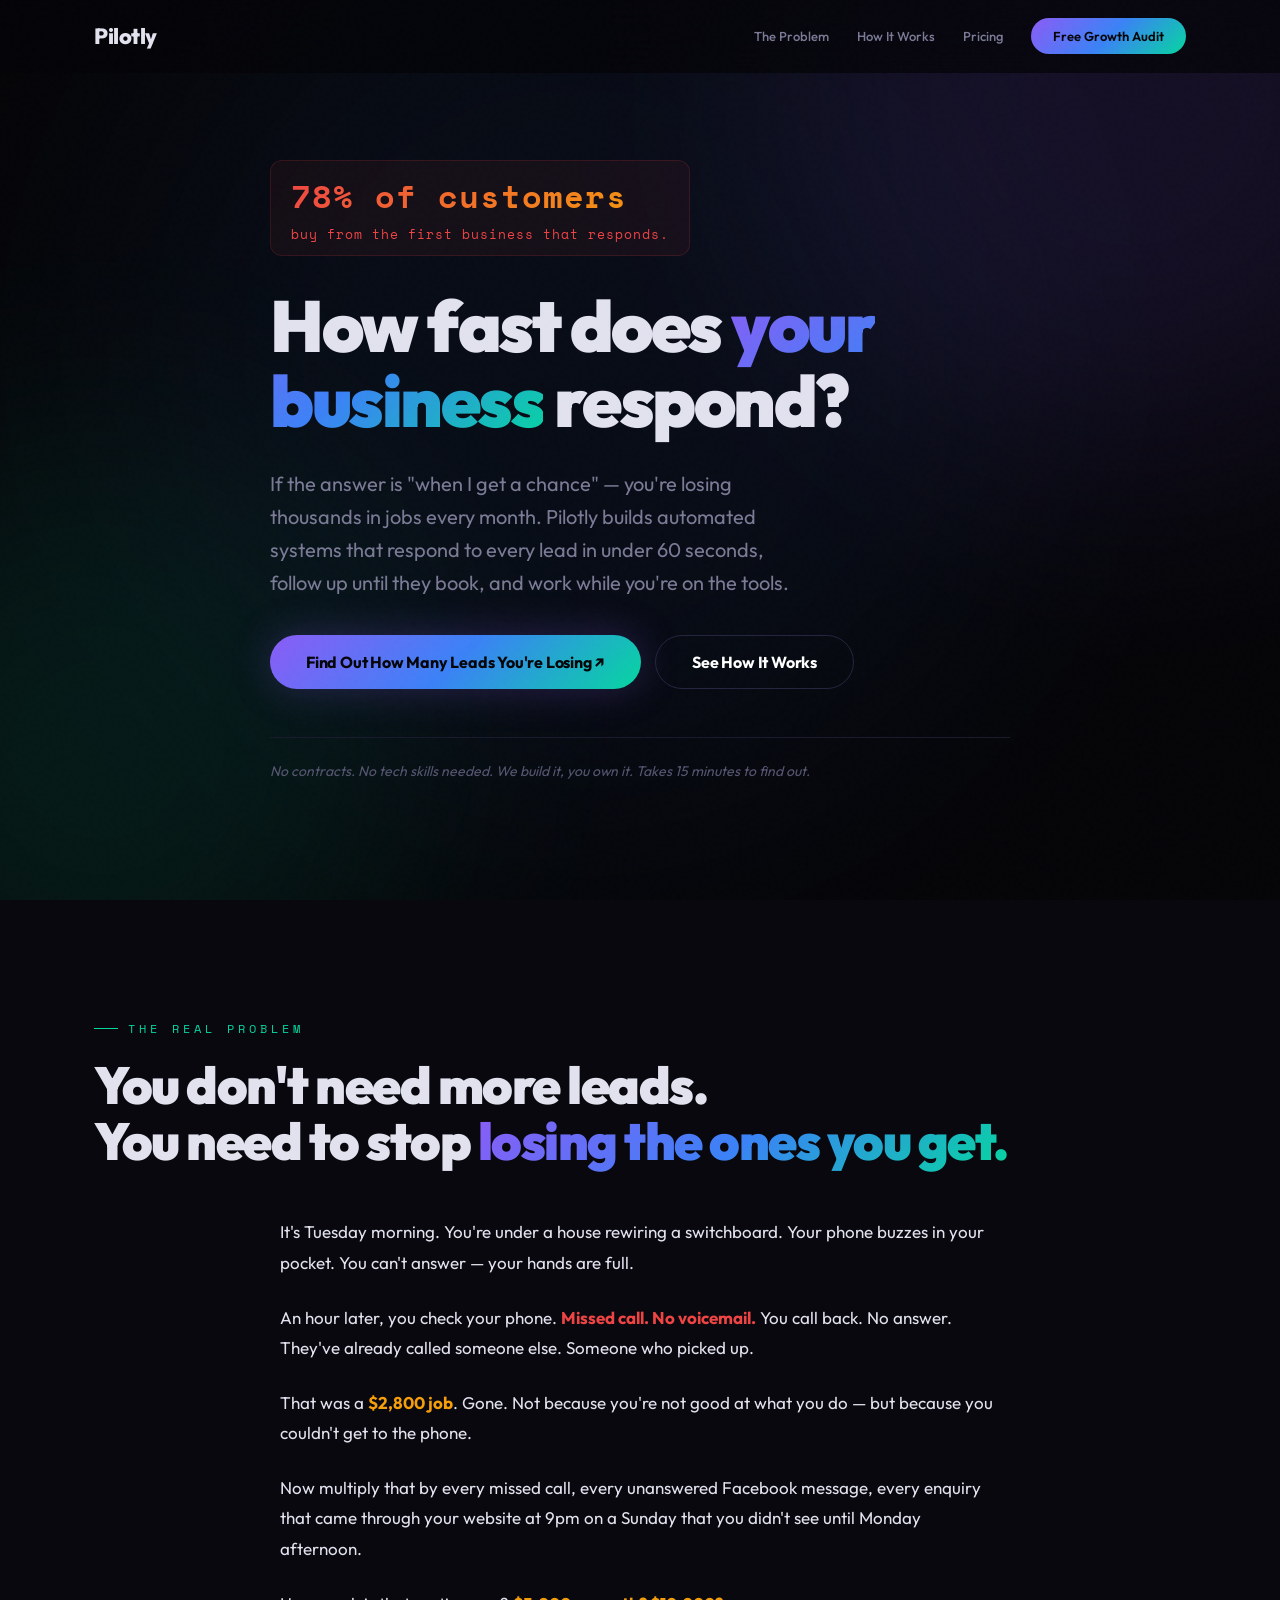
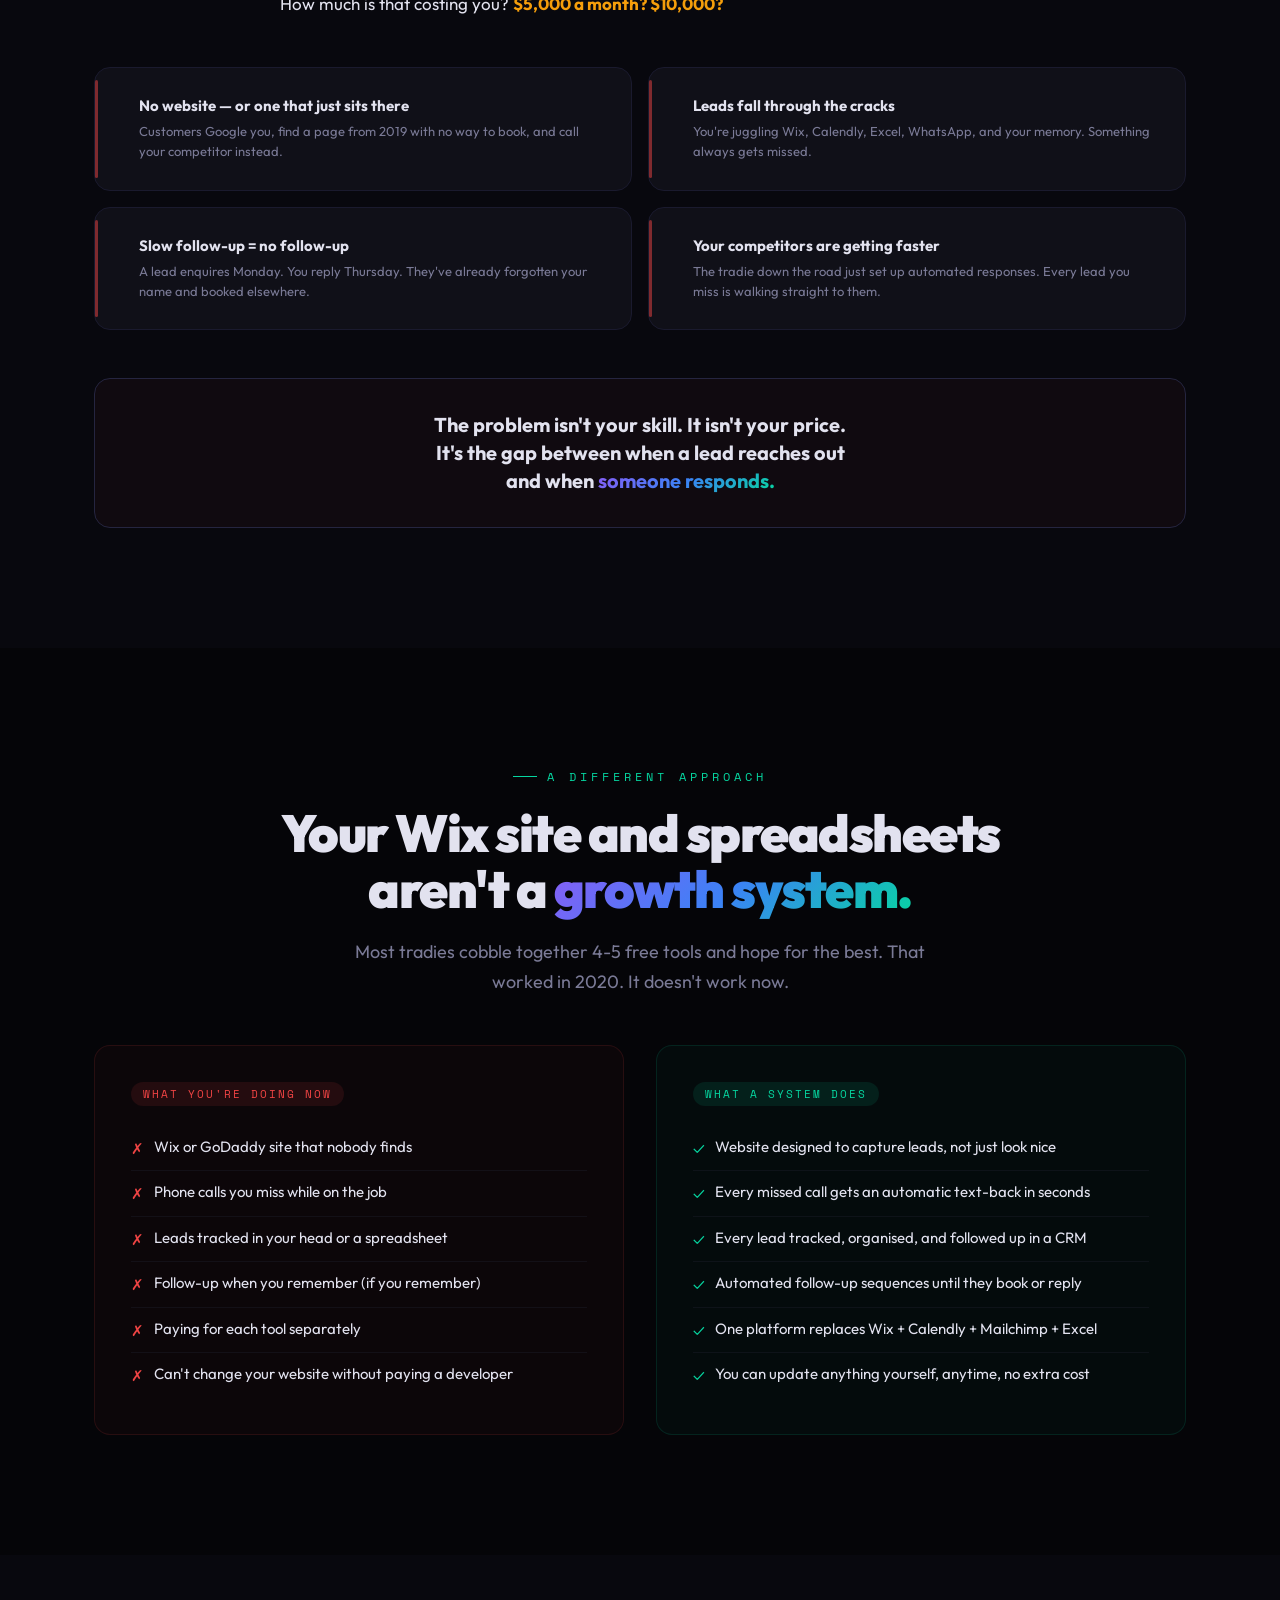
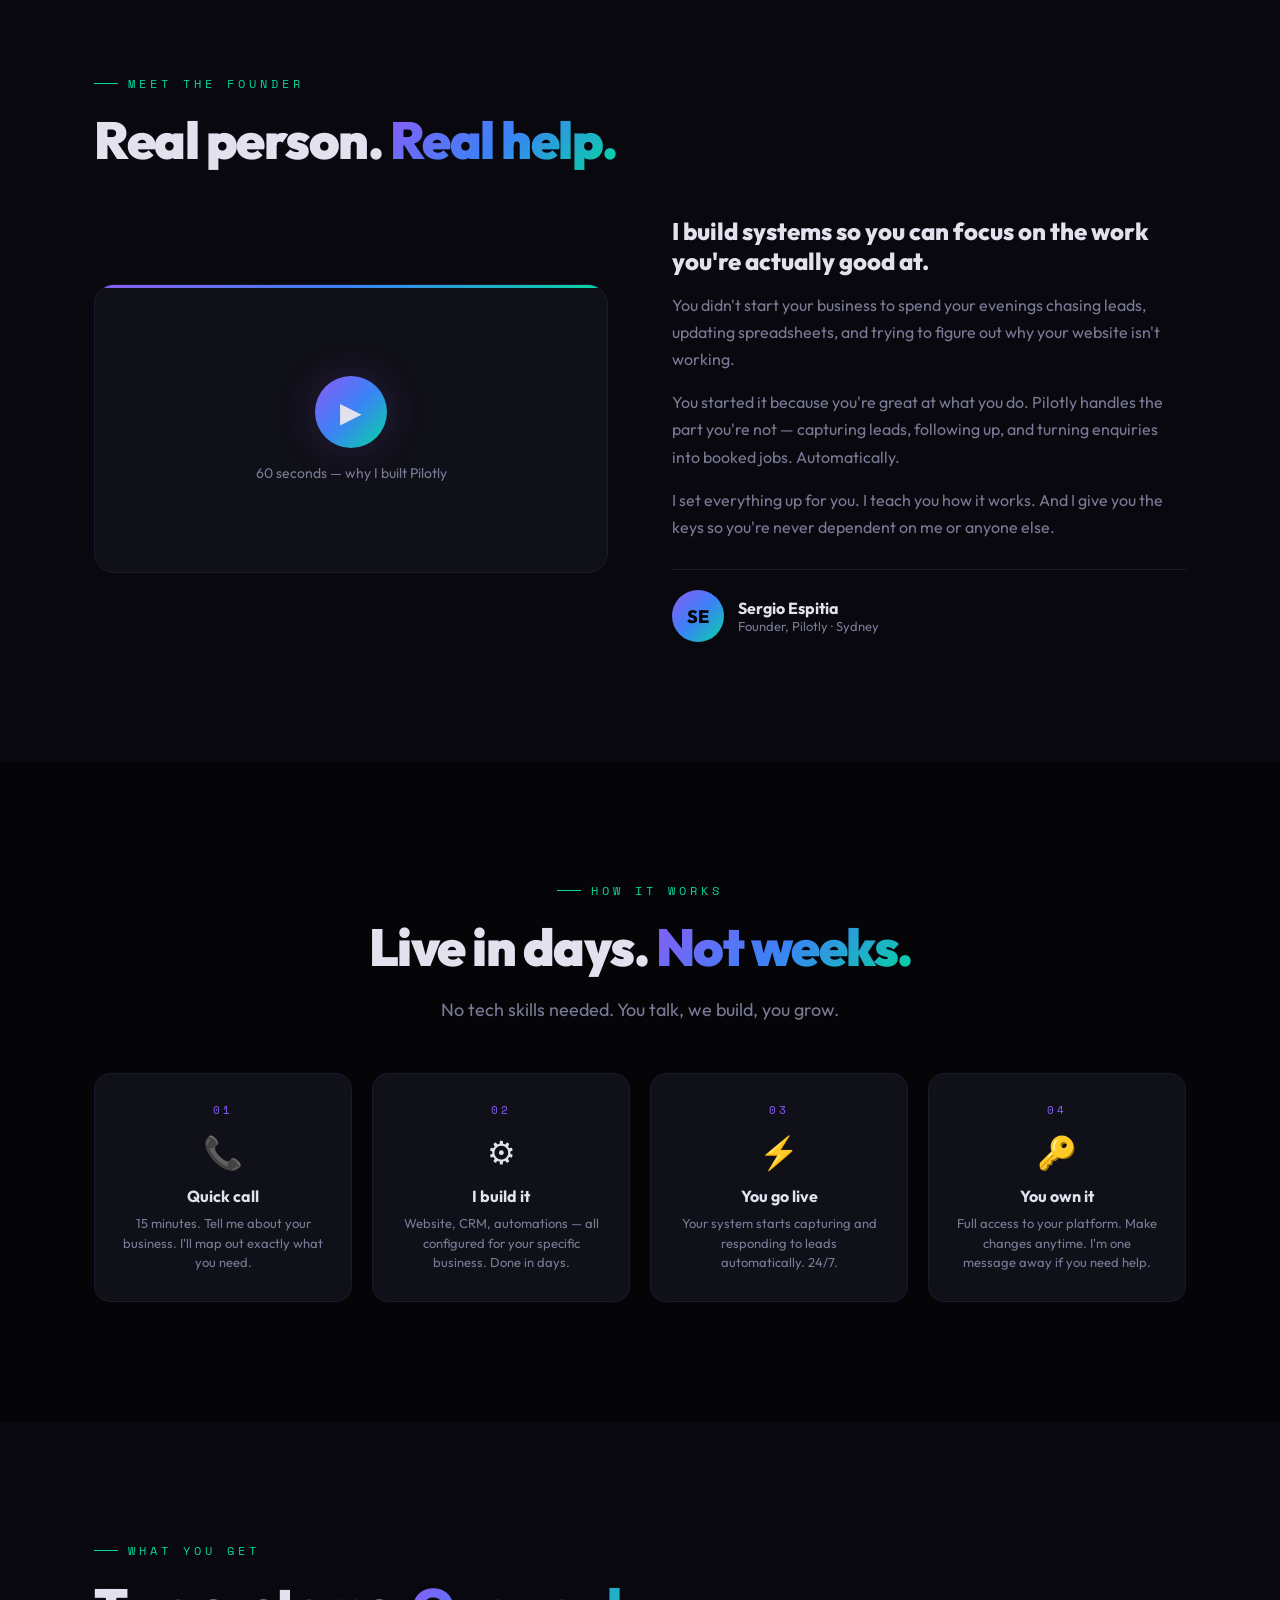
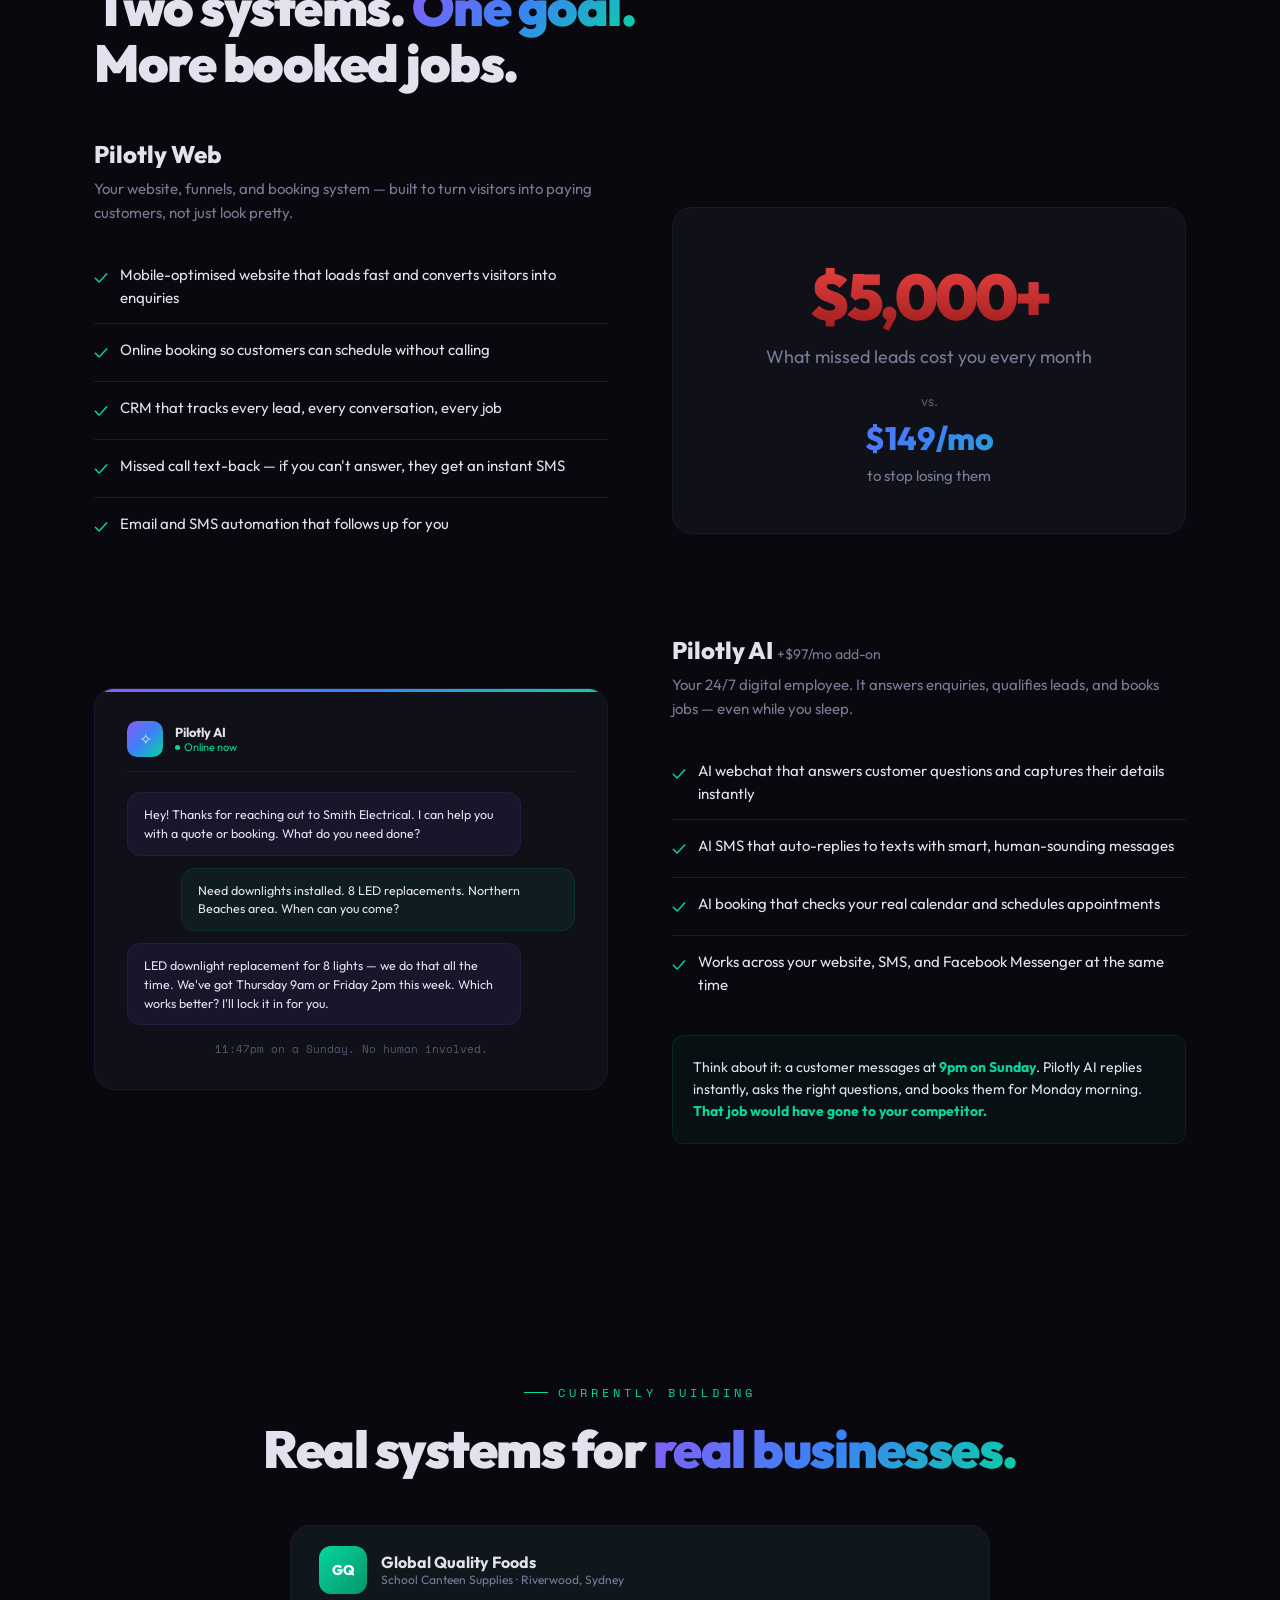
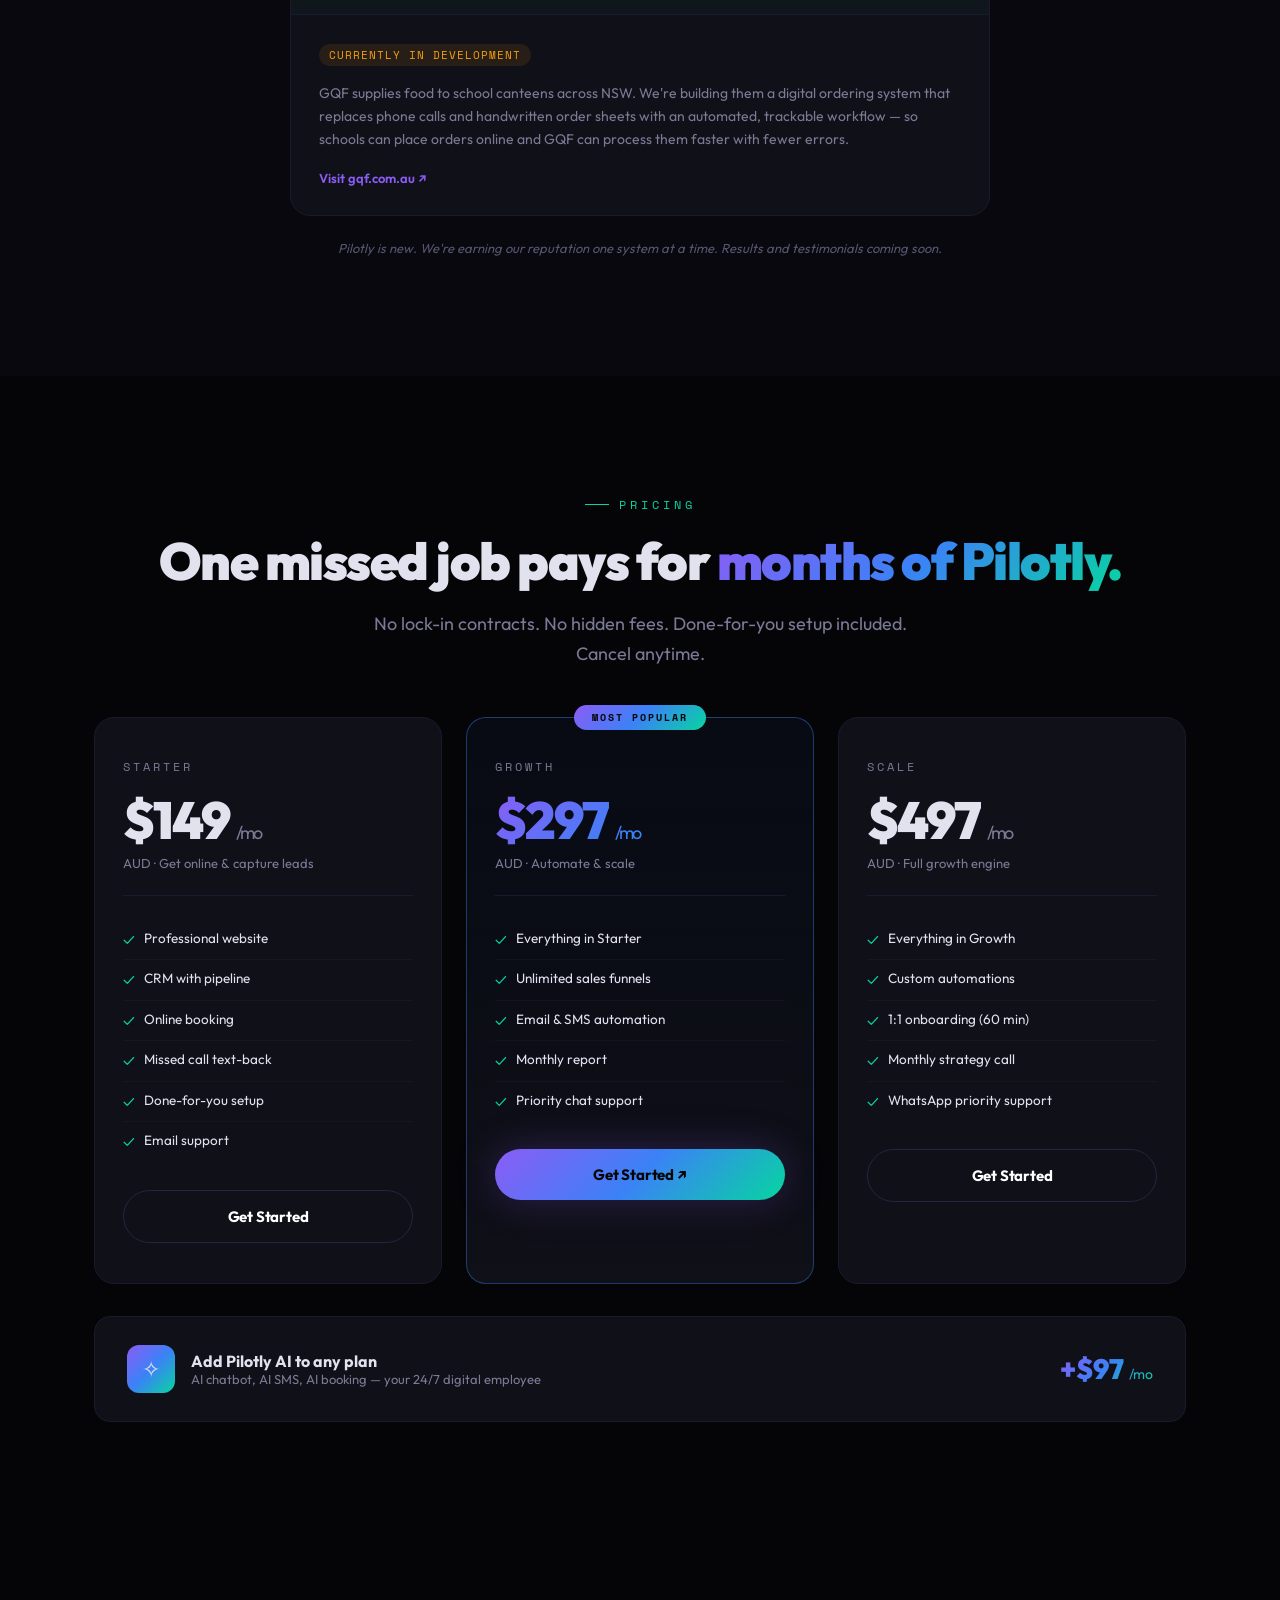
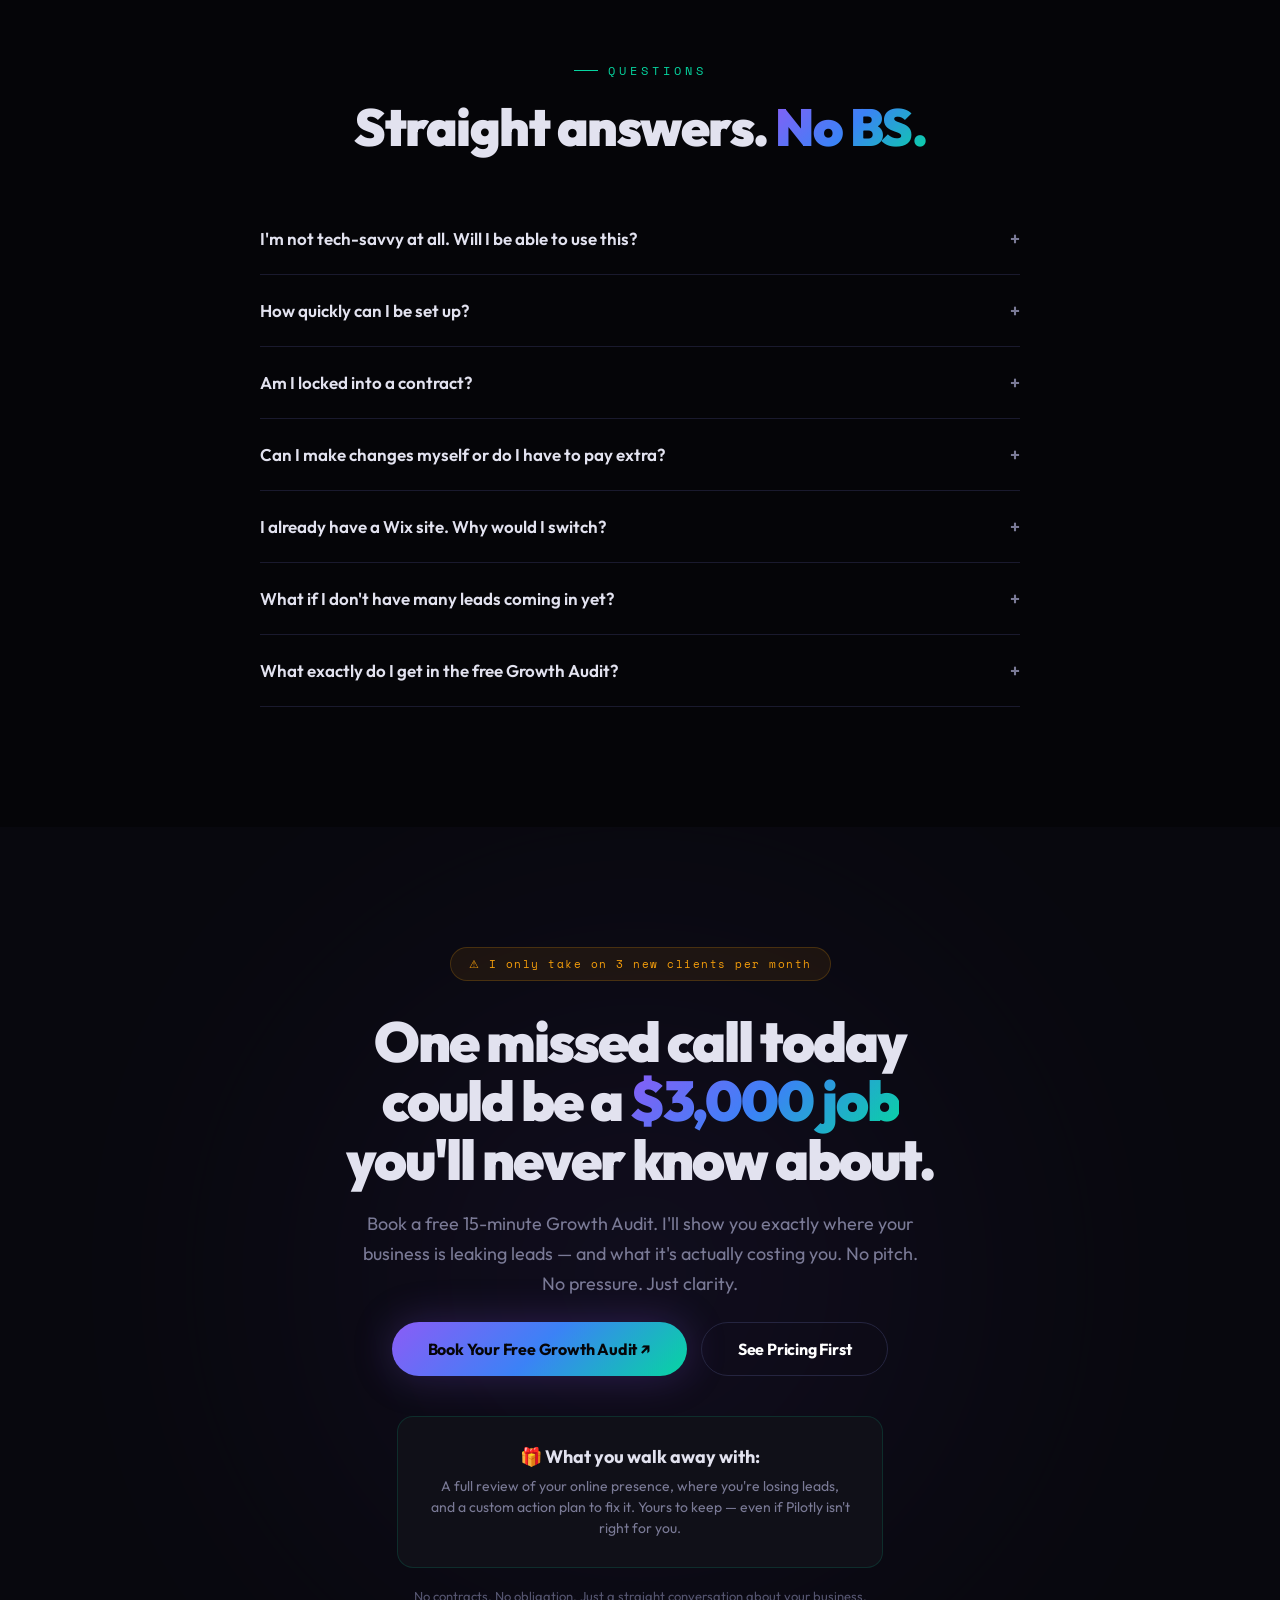
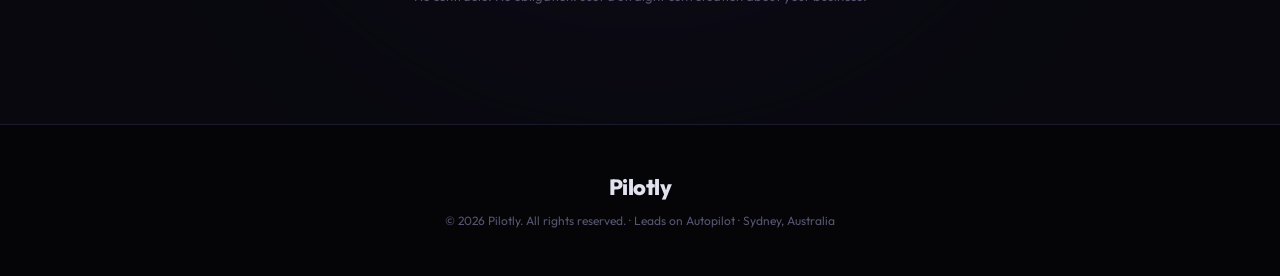
<file: index.html>
<!DOCTYPE html>
<html lang="en">
<head>
<meta charset="UTF-8">
<meta name="viewport" content="width=device-width, initial-scale=1.0">
<title>Pilotly — Stop Losing Jobs to Missed Calls</title>
<link href="https://fonts.googleapis.com/css2?family=Outfit:wght@300;400;500;600;700;800;900&family=Space+Mono:wght@400;700&display=swap" rel="stylesheet">
<style>
*{margin:0;padding:0;box-sizing:border-box}
:root{--bg:#050508;--bg2:#08080e;--card:#101018;--border:#1a1a2e;--border2:#252540;--text:#e2e2ef;--muted:#7a7a96;--dim:#555570;--white:#fff;--purple:#8b5cf6;--blue:#3b82f6;--cyan:#06d6a0;--red:#ef4444;--amber:#f59e0b;--grad:linear-gradient(135deg,#8b5cf6,#3b82f6,#06d6a0)}
html{scroll-behavior:smooth}body{font-family:'Outfit',sans-serif;background:var(--bg);color:var(--text);overflow-x:hidden;-webkit-font-smoothing:antialiased}a{text-decoration:none;color:inherit}
body::before{content:'';position:fixed;inset:0;background-image:url("data:image/svg+xml,%3Csvg viewBox='0 0 256 256' xmlns='http://www.w3.org/2000/svg'%3E%3Cfilter id='n'%3E%3CfeTurbulence type='fractalNoise' baseFrequency='0.85' numOctaves='4' stitchTiles='stitch'/%3E%3C/filter%3E%3Crect width='100%25' height='100%25' filter='url(%23n)' opacity='0.025'/%3E%3C/svg%3E");pointer-events:none;z-index:9999;opacity:.5}
.ctn{max-width:1140px;margin:0 auto;padding:0 24px}
.gt{background:var(--grad);-webkit-background-clip:text;-webkit-text-fill-color:transparent;background-clip:text}
.btn{display:inline-flex;align-items:center;gap:8px;padding:16px 36px;border-radius:60px;font-family:'Outfit',sans-serif;font-weight:700;font-size:16px;border:none;cursor:pointer;transition:all .35s;letter-spacing:-.2px}
.btn-p{background:var(--grad);color:#050508;box-shadow:0 0 40px rgba(139,92,246,.25)}.btn-p:hover{transform:translateY(-3px);box-shadow:0 0 60px rgba(139,92,246,.4)}
.btn-o{background:transparent;color:var(--white);border:1px solid var(--border2)}.btn-o:hover{border-color:var(--purple);background:rgba(139,92,246,.06)}
.stag{font-family:'Space Mono',monospace;font-size:12px;letter-spacing:4px;text-transform:uppercase;color:var(--cyan);margin-bottom:20px;display:flex;align-items:center;gap:10px}.stag::before{content:'';width:24px;height:1px;background:var(--cyan)}
.sh{font-size:clamp(34px,5vw,52px);font-weight:900;line-height:1.08;letter-spacing:-1.5px;margin-bottom:20px}
.ss{font-size:18px;color:var(--muted);line-height:1.65;max-width:580px}
.sec{padding:120px 0;position:relative;overflow:hidden}

/* Nav */
nav{position:fixed;top:0;width:100%;z-index:100;padding:18px 0;backdrop-filter:blur(20px);background:rgba(5,5,8,.75);border-bottom:1px solid transparent;transition:all .3s}
nav.s{border-bottom-color:var(--border);padding:12px 0}
.nav-i{display:flex;align-items:center;justify-content:space-between}.logo{font-size:22px;font-weight:800;letter-spacing:-.5px}
.nav-l{display:flex;gap:28px;align-items:center}.nav-l a{font-size:13px;font-weight:500;color:var(--muted);transition:.2s}.nav-l a:hover{color:var(--white)}
.nav-c{font-size:13px!important;color:var(--bg)!important;padding:10px 22px;border-radius:50px;background:var(--grad);font-weight:600!important}

/* Mobile sticky */
.sticky-cta{display:none;position:fixed;bottom:0;left:0;right:0;z-index:99;padding:12px 16px;background:rgba(5,5,8,.95);backdrop-filter:blur(20px);border-top:1px solid var(--border)}
.sticky-cta a{display:flex;align-items:center;justify-content:center;gap:8px;padding:14px;border-radius:50px;background:var(--grad);color:var(--bg);font-weight:700;font-size:15px;width:100%}

/* ===== HERO — Hook Point: stat-driven pattern interrupt ===== */
.hero{min-height:100vh;display:flex;align-items:center;padding:140px 0 100px;position:relative}
.h-glow{position:absolute;border-radius:50%;filter:blur(130px);pointer-events:none}
.hg1{width:700px;height:700px;top:-250px;right:-200px;background:#8b5cf6;opacity:.12}
.hg2{width:600px;height:600px;bottom:-150px;left:-200px;background:#06d6a0;opacity:.1}
.hg3{width:900px;height:900px;top:40%;left:45%;transform:translate(-50%,-50%);background:#3b82f6;opacity:.06}
.hero-c{position:relative;z-index:2;max-width:740px}
/* Stat hook at top */
.h-stat-hook{font-family:'Space Mono',monospace;font-size:13px;color:var(--red);letter-spacing:1px;margin-bottom:32px;padding:10px 20px;background:rgba(239,68,68,.06);border:1px solid rgba(239,68,68,.15);border-radius:12px;display:inline-block;line-height:1.6}
.h-stat-hook strong{font-size:32px;display:block;margin-bottom:2px;background:linear-gradient(135deg,#ef4444,#f59e0b);-webkit-background-clip:text;-webkit-text-fill-color:transparent}
.hero h1{font-size:clamp(40px,7vw,72px);font-weight:900;line-height:1.05;letter-spacing:-2.5px;margin-bottom:28px}
.h-sub{font-size:20px;color:var(--muted);line-height:1.65;max-width:540px;margin-bottom:36px}
.h-btns{display:flex;gap:14px;flex-wrap:wrap;margin-bottom:48px}
/* Warmth element: conversational tone */
.h-note{font-size:14px;color:var(--dim);font-style:italic;padding-top:24px;border-top:1px solid var(--border)}

/* ===== PROBLEM — Emotional, specific, relatable ===== */
.prob{background:var(--bg2)}
.prob-story{max-width:720px;margin:48px auto 0;font-size:17px;line-height:1.8;color:var(--text)}
.prob-story p{margin-bottom:24px}
.prob-story .highlight{color:var(--red);font-weight:700}
.prob-story .money{color:var(--amber);font-weight:700}
.prob-cards{display:grid;grid-template-columns:repeat(2,1fr);gap:16px;margin-top:48px}
.prob-card{background:var(--card);border:1px solid var(--border);border-radius:16px;padding:28px;position:relative;transition:.3s}
.prob-card:hover{border-color:rgba(239,68,68,.2)}
.prob-card::before{content:'';position:absolute;left:0;top:12px;bottom:12px;width:3px;border-radius:2px;background:var(--red);opacity:.5}
.prob-card h4{font-size:15px;font-weight:700;margin-bottom:6px;padding-left:16px}
.prob-card p{font-size:13px;color:var(--muted);line-height:1.55;padding-left:16px}
.prob-bottom{margin-top:48px;text-align:center;padding:32px;border-radius:16px;border:1px solid var(--border2);background:rgba(239,68,68,.03)}
.prob-bottom p{font-size:20px;font-weight:700;line-height:1.4}

/* ===== NEW OPPORTUNITY ===== */
.opp-grid{display:grid;grid-template-columns:1fr 1fr;gap:32px;margin-top:48px}
.opp-col{padding:36px;border-radius:16px;border:1px solid var(--border)}
.opp-col.old{background:rgba(239,68,68,.03);border-color:rgba(239,68,68,.12)}
.opp-col.new{background:rgba(6,214,160,.03);border-color:rgba(6,214,160,.12)}
.opp-tag{font-family:'Space Mono',monospace;font-size:11px;letter-spacing:2px;text-transform:uppercase;margin-bottom:20px;display:inline-block;padding:4px 12px;border-radius:50px}
.opp-tag.red{background:rgba(239,68,68,.1);color:var(--red)}.opp-tag.green{background:rgba(6,214,160,.1);color:var(--cyan)}
.opp-list{list-style:none}.opp-list li{padding:10px 0;font-size:15px;display:flex;align-items:flex-start;gap:10px;border-bottom:1px solid rgba(30,30,46,.4);line-height:1.5}.opp-list li:last-child{border:none}
.opp-list .x{color:var(--red);flex-shrink:0;margin-top:2px}.opp-list .v{color:var(--cyan);flex-shrink:0;margin-top:2px}

/* ===== FOUNDER VIDEO — Warmth + Attractive Character ===== */
.founder{background:var(--bg2)}
.founder-grid{display:grid;grid-template-columns:1fr 1fr;gap:64px;align-items:center;margin-top:48px}
.founder-video{background:var(--card);border:1px solid var(--border);border-radius:20px;aspect-ratio:16/9;display:flex;flex-direction:column;align-items:center;justify-content:center;gap:16px;position:relative;overflow:hidden}
.founder-video::before{content:'';position:absolute;top:0;left:0;right:0;height:3px;background:var(--grad)}
.fv-play{width:72px;height:72px;border-radius:50%;background:var(--grad);display:flex;align-items:center;justify-content:center;font-size:28px;cursor:pointer;box-shadow:0 0 40px rgba(139,92,246,.2);transition:.3s}
.fv-play:hover{transform:scale(1.1)}
.fv-label{font-size:14px;color:var(--muted)}
.founder-text h3{font-size:24px;font-weight:800;margin-bottom:16px}
.founder-text p{font-size:16px;color:var(--muted);line-height:1.7;margin-bottom:16px}
.founder-sig{display:flex;align-items:center;gap:14px;margin-top:28px;padding-top:20px;border-top:1px solid var(--border)}
.founder-avatar{width:52px;height:52px;border-radius:50%;background:var(--grad);display:flex;align-items:center;justify-content:center;font-weight:800;font-size:18px;color:var(--bg)}
.founder-name{font-size:16px;font-weight:700}
.founder-role{font-size:13px;color:var(--muted)}

/* ===== HOW IT WORKS ===== */
.steps-grid{display:grid;grid-template-columns:repeat(4,1fr);gap:20px;margin-top:48px}
.step-card{background:var(--card);border:1px solid var(--border);border-radius:16px;padding:28px;text-align:center;transition:.3s;position:relative}
.step-card:hover{transform:translateY(-3px);border-color:rgba(139,92,246,.2)}
.step-num{font-family:'Space Mono',monospace;font-size:11px;color:var(--purple);letter-spacing:3px;margin-bottom:14px}
.step-icon{font-size:32px;margin-bottom:14px}
.step-card h4{font-size:16px;font-weight:700;margin-bottom:8px}
.step-card p{font-size:13px;color:var(--muted);line-height:1.5}

/* ===== SERVICES ===== */
.svc{background:var(--bg2)}
.svc-block{margin-top:48px;display:grid;grid-template-columns:1fr 1fr;gap:64px;align-items:center}
.svc-block+.svc-block{margin-top:80px}
.svc-list{list-style:none}
.svc-list li{display:flex;align-items:flex-start;gap:12px;padding:14px 0;font-size:15px;line-height:1.55;border-bottom:1px solid var(--border)}.svc-list li:last-child{border:none}
.svc-ck{color:var(--cyan);font-size:18px;flex-shrink:0;margin-top:1px}
.svc-visual{background:var(--card);border:1px solid var(--border);border-radius:20px;padding:32px;position:relative;overflow:hidden}
.svc-visual::before{content:'';position:absolute;top:0;left:0;right:0;height:3px;background:var(--grad)}
/* AI Chat preview */
.ai-hd{display:flex;align-items:center;gap:12px;margin-bottom:20px;padding-bottom:14px;border-bottom:1px solid var(--border)}
.ai-dot{width:36px;height:36px;border-radius:10px;background:var(--grad);display:flex;align-items:center;justify-content:center;font-size:16px}
.ai-name{font-weight:700;font-size:13px}.ai-status{font-size:11px;color:var(--cyan);display:flex;align-items:center;gap:4px}
.ai-status .on{width:5px;height:5px;border-radius:50%;background:var(--cyan)}
.ai-msgs{display:flex;flex-direction:column;gap:12px}
.ai-m{padding:12px 16px;border-radius:14px;font-size:12.5px;max-width:88%;line-height:1.5}
.ai-m-b{background:rgba(139,92,246,.08);border:1px solid rgba(139,92,246,.1);align-self:flex-start}
.ai-m-u{background:rgba(6,214,160,.06);border:1px solid rgba(6,214,160,.1);align-self:flex-end}
.svc-impact{margin-top:24px;padding:20px;background:rgba(6,214,160,.04);border:1px solid rgba(6,214,160,.1);border-radius:12px}
.svc-impact p{font-size:14px;line-height:1.6;color:var(--text)}.svc-impact strong{color:var(--cyan)}

/* ===== WHAT IT COSTS YOU — reframed pricing anchor ===== */
.cost-reframe{text-align:center;padding:48px 32px;margin-top:48px;background:var(--card);border:1px solid var(--border);border-radius:20px}
.cost-reframe .big-num{font-size:64px;font-weight:900;letter-spacing:-3px;background:linear-gradient(180deg,#ef4444,#991b1b);-webkit-background-clip:text;-webkit-text-fill-color:transparent;margin-bottom:8px}
.cost-reframe .big-label{font-size:18px;color:var(--muted);margin-bottom:24px}
.cost-reframe .vs{font-size:14px;color:var(--dim);margin-bottom:8px}
.cost-reframe .pilotly-cost{font-size:32px;font-weight:800;margin-bottom:8px}
.cost-reframe .pilotly-sub{font-size:15px;color:var(--muted)}

/* ===== HONEST SOCIAL PROOF ===== */
.proof{background:var(--bg2)}
.proof-card{margin-top:48px;background:var(--card);border:1px solid var(--border);border-radius:20px;overflow:hidden;max-width:700px;margin-left:auto;margin-right:auto}
.proof-hd{padding:20px 28px;display:flex;align-items:center;gap:14px;border-bottom:1px solid var(--border);background:rgba(6,214,160,.03)}
.proof-logo{width:48px;height:48px;border-radius:12px;background:linear-gradient(135deg,#06d6a0,#059669);display:flex;align-items:center;justify-content:center;font-weight:800;font-size:14px;color:var(--white)}
.proof-hd-text h4{font-size:16px;font-weight:700}.proof-hd-text p{font-size:12px;color:var(--muted)}
.proof-body{padding:28px}
.proof-tag{display:inline-block;padding:3px 10px;border-radius:50px;font-size:11px;font-family:'Space Mono',monospace;letter-spacing:1px;background:rgba(245,158,11,.1);color:var(--amber);margin-bottom:16px}
.proof-body>p{font-size:14px;color:var(--muted);line-height:1.65;margin-bottom:16px}
.proof-link{font-size:13px;color:var(--purple);font-weight:600;display:inline-flex;align-items:center;gap:6px}.proof-link:hover{text-decoration:underline}
.proof-note{text-align:center;margin-top:24px;font-size:13px;color:var(--dim);font-style:italic}

/* ===== PRICING ===== */
.pr-grid{display:grid;grid-template-columns:repeat(3,1fr);gap:24px;margin-top:48px}
.pr-card{background:var(--card);border:1px solid var(--border);border-radius:20px;padding:40px 28px;position:relative;transition:.4s}.pr-card:hover{transform:translateY(-4px)}
.pr-card.ft{border-color:rgba(59,130,246,.4);background:linear-gradient(180deg,rgba(59,130,246,.05),var(--card))}
.pr-card.ft::before{content:'MOST POPULAR';position:absolute;top:-13px;left:50%;transform:translateX(-50%);padding:5px 18px;border-radius:50px;background:var(--grad);color:var(--bg);font-size:10px;font-weight:700;letter-spacing:2px;font-family:'Space Mono',monospace}
.pr-tier{font-family:'Space Mono',monospace;font-size:12px;letter-spacing:3px;text-transform:uppercase;color:var(--muted);margin-bottom:12px}
.pr-amt{font-size:52px;font-weight:900;letter-spacing:-2px;margin-bottom:2px}.pr-amt span{font-size:18px;font-weight:400;color:var(--muted)}
.pr-per{font-size:13px;color:var(--muted);margin-bottom:24px}.pr-div{height:1px;background:var(--border);margin-bottom:24px}
.pr-feat{list-style:none;margin-bottom:28px}.pr-feat li{padding:8px 0;font-size:13.5px;display:flex;align-items:flex-start;gap:9px;border-bottom:1px solid rgba(30,30,46,.4);line-height:1.5}.pr-feat li:last-child{border:none}
.pr-ck{color:var(--cyan);font-size:15px;flex-shrink:0;margin-top:1px}
.pr-card .btn{width:100%;justify-content:center;font-size:15px}
.pr-ai{margin-top:32px;padding:28px 32px;background:var(--card);border:1px solid var(--border);border-radius:16px;display:flex;align-items:center;justify-content:space-between;flex-wrap:wrap;gap:20px}
.pr-ai-left{display:flex;align-items:center;gap:16px}
.pr-ai-icon{width:48px;height:48px;border-radius:12px;background:var(--grad);display:flex;align-items:center;justify-content:center;font-size:22px}
.pr-ai-text h4{font-size:16px;font-weight:700}.pr-ai-text p{font-size:13px;color:var(--muted)}
.pr-ai-price{font-size:28px;font-weight:900}.pr-ai-price span{font-size:14px;color:var(--muted);font-weight:400}

/* ===== FAQ ===== */
.faq-list{margin-top:48px;max-width:760px;margin-left:auto;margin-right:auto}
.faq-item{border-bottom:1px solid var(--border)}.faq-q{padding:24px 0;cursor:pointer;display:flex;justify-content:space-between;align-items:center;font-size:17px;font-weight:600;transition:.2s;user-select:none}.faq-q:hover{color:var(--cyan)}
.faq-arrow{font-size:18px;color:var(--muted);transition:transform .3s;flex-shrink:0;margin-left:16px}.faq-item.open .faq-arrow{transform:rotate(45deg);color:var(--cyan)}
.faq-a{max-height:0;overflow:hidden;transition:max-height .4s ease,padding .3s}.faq-item.open .faq-a{max-height:300px;padding-bottom:24px}.faq-a p{font-size:15px;color:var(--muted);line-height:1.65}

/* ===== CLOSE ===== */
.close{text-align:center;background:var(--bg2);position:relative;overflow:hidden}
.close-glow{position:absolute;width:600px;height:600px;border-radius:50%;filter:blur(150px);opacity:.08;pointer-events:none;top:50%;left:50%;transform:translate(-50%,-50%);background:var(--purple)}
.close-c{position:relative;z-index:2}
.close h2{font-size:clamp(36px,5.5vw,56px);font-weight:900;letter-spacing:-2px;line-height:1.05;margin-bottom:20px}
.close .ss{margin:0 auto 24px;text-align:center}
.close-urg{display:inline-flex;align-items:center;gap:8px;padding:8px 18px;border-radius:50px;background:rgba(245,158,11,.08);border:1px solid rgba(245,158,11,.2);font-family:'Space Mono',monospace;font-size:11px;color:var(--amber);margin-bottom:32px;letter-spacing:1.5px}
.close-btns{display:flex;gap:14px;justify-content:center;flex-wrap:wrap}
.close-offer{margin-top:40px;padding:28px 32px;border-radius:16px;background:var(--card);border:1px solid rgba(6,214,160,.15);display:inline-flex;flex-direction:column;align-items:center;gap:8px}
.close-offer h4{font-size:18px;font-weight:700}.close-offer p{font-size:14px;color:var(--muted);max-width:420px;line-height:1.5}
.close-note{margin-top:20px;font-size:13px;color:var(--dim)}

footer{padding:48px 0;border-top:1px solid var(--border);text-align:center}footer p{font-size:12px;color:var(--dim)}

.fu{opacity:0;transform:translateY(32px);transition:all .7s cubic-bezier(.16,1,.3,1)}.fu.v{opacity:1;transform:translateY(0)}

@media(max-width:900px){
.nav-l a:not(.nav-c){display:none}.prob-cards,.opp-grid,.founder-grid,.svc-block{grid-template-columns:1fr}
.steps-grid{grid-template-columns:1fr 1fr}.pr-grid{grid-template-columns:1fr;max-width:400px;margin-left:auto;margin-right:auto}
.sticky-cta{display:block}body{padding-bottom:72px}
}
@media(max-width:600px){
.hero h1{letter-spacing:-1.5px}.h-btns,.close-btns{flex-direction:column}.btn{width:100%;justify-content:center}
.steps-grid{grid-template-columns:1fr}.pr-ai{flex-direction:column;text-align:center}.pr-ai-left{flex-direction:column;align-items:center}
}
</style>
</head>
<body>

<nav id="nav"><div class="ctn nav-i"><div class="logo">Pilotly</div><div class="nav-l"><a href="#problem">The Problem</a><a href="#how">How It Works</a><a href="#pricing">Pricing</a><a href="#close" class="nav-c">Free Growth Audit</a></div></div></nav>
<div class="sticky-cta"><a href="#close">Free 15-Min Growth Audit &#8599;</a></div>

<!-- ===== 1. HERO — Hook Point: stat-driven interrupt ===== -->
<section class="hero">
<div class="h-glow hg1"></div><div class="h-glow hg2"></div><div class="h-glow hg3"></div>
<div class="ctn"><div class="hero-c">
  <div class="h-stat-hook"><strong>78% of customers</strong>buy from the first business that responds.</div>
  <h1>How fast does <span class="gt">your business</span> respond?</h1>
  <p class="h-sub">If the answer is "when I get a chance" — you're losing thousands in jobs every month. Pilotly builds automated systems that respond to every lead in under 60 seconds, follow up until they book, and work while you're on the tools.</p>
  <div class="h-btns">
    <a href="#close" class="btn btn-p">Find Out How Many Leads You're Losing &#8599;</a>
    <a href="#how" class="btn btn-o">See How It Works</a>
  </div>
  <p class="h-note">No contracts. No tech skills needed. We build it, you own it. Takes 15 minutes to find out.</p>
</div></div>
</section>

<!-- ===== 2. PROBLEM — Storytelling, emotional, specific ===== -->
<section class="sec prob" id="problem">
<div class="ctn">
  <div class="fu"><div class="stag">The real problem</div><div class="sh">You don't need more leads.<br>You need to stop <span class="gt">losing the ones you get.</span></div></div>
  <div class="prob-story fu">
    <p>It's Tuesday morning. You're under a house rewiring a switchboard. Your phone buzzes in your pocket. You can't answer — your hands are full.</p>
    <p>An hour later, you check your phone. <span class="highlight">Missed call. No voicemail.</span> You call back. No answer. They've already called someone else. Someone who picked up.</p>
    <p>That was a <span class="money">$2,800 job</span>. Gone. Not because you're not good at what you do — but because you couldn't get to the phone.</p>
    <p>Now multiply that by every missed call, every unanswered Facebook message, every enquiry that came through your website at 9pm on a Sunday that you didn't see until Monday afternoon.</p>
    <p>How much is that costing you? <span class="money">$5,000 a month? $10,000?</span></p>
  </div>
  <div class="prob-cards fu">
    <div class="prob-card"><h4>No website — or one that just sits there</h4><p>Customers Google you, find a page from 2019 with no way to book, and call your competitor instead.</p></div>
    <div class="prob-card"><h4>Leads fall through the cracks</h4><p>You're juggling Wix, Calendly, Excel, WhatsApp, and your memory. Something always gets missed.</p></div>
    <div class="prob-card"><h4>Slow follow-up = no follow-up</h4><p>A lead enquires Monday. You reply Thursday. They've already forgotten your name and booked elsewhere.</p></div>
    <div class="prob-card"><h4>Your competitors are getting faster</h4><p>The tradie down the road just set up automated responses. Every lead you miss is walking straight to them.</p></div>
  </div>
  <div class="prob-bottom fu"><p>The problem isn't your skill. It isn't your price.<br>It's the gap between when a lead reaches out<br>and when <span class="gt">someone responds.</span></p></div>
</div>
</section>

<!-- ===== 3. NEW OPPORTUNITY ===== -->
<section class="sec">
<div class="ctn">
  <div class="fu" style="text-align:center"><div class="stag" style="justify-content:center">A different approach</div><div class="sh">Your Wix site and spreadsheets<br>aren't a <span class="gt">growth system.</span></div><div class="ss" style="margin:0 auto">Most tradies cobble together 4-5 free tools and hope for the best. That worked in 2020. It doesn't work now.</div></div>
  <div class="opp-grid fu">
    <div class="opp-col old"><div class="opp-tag red">WHAT YOU'RE DOING NOW</div><ul class="opp-list">
      <li><span class="x">&#10007;</span> Wix or GoDaddy site that nobody finds</li>
      <li><span class="x">&#10007;</span> Phone calls you miss while on the job</li>
      <li><span class="x">&#10007;</span> Leads tracked in your head or a spreadsheet</li>
      <li><span class="x">&#10007;</span> Follow-up when you remember (if you remember)</li>
      <li><span class="x">&#10007;</span> Paying for each tool separately</li>
      <li><span class="x">&#10007;</span> Can't change your website without paying a developer</li>
    </ul></div>
    <div class="opp-col new"><div class="opp-tag green">WHAT A SYSTEM DOES</div><ul class="opp-list">
      <li><span class="v">&#10003;</span> Website designed to capture leads, not just look nice</li>
      <li><span class="v">&#10003;</span> Every missed call gets an automatic text-back in seconds</li>
      <li><span class="v">&#10003;</span> Every lead tracked, organised, and followed up in a CRM</li>
      <li><span class="v">&#10003;</span> Automated follow-up sequences until they book or reply</li>
      <li><span class="v">&#10003;</span> One platform replaces Wix + Calendly + Mailchimp + Excel</li>
      <li><span class="v">&#10003;</span> You can update anything yourself, anytime, no extra cost</li>
    </ul></div>
  </div>
</div>
</section>

<!-- ===== 4. MEET THE FOUNDER — Warmth + Trust ===== -->
<section class="sec founder">
<div class="ctn">
  <div class="fu"><div class="stag">Meet the founder</div><div class="sh">Real person. <span class="gt">Real help.</span></div></div>
  <div class="founder-grid fu">
    <div class="founder-video">
      <div class="fv-play">&#9654;</div>
      <div class="fv-label">60 seconds — why I built Pilotly</div>
    </div>
    <div class="founder-text">
      <h3>I build systems so you can focus on the work you're actually good at.</h3>
      <p>You didn't start your business to spend your evenings chasing leads, updating spreadsheets, and trying to figure out why your website isn't working.</p>
      <p>You started it because you're great at what you do. Pilotly handles the part you're not — capturing leads, following up, and turning enquiries into booked jobs. Automatically.</p>
      <p>I set everything up for you. I teach you how it works. And I give you the keys so you're never dependent on me or anyone else.</p>
      <div class="founder-sig">
        <div class="founder-avatar">SE</div>
        <div><div class="founder-name">Sergio Espitia</div><div class="founder-role">Founder, Pilotly &middot; Sydney</div></div>
      </div>
    </div>
  </div>
</div>
</section>

<!-- ===== 5. HOW IT WORKS ===== -->
<section class="sec" id="how">
<div class="ctn">
  <div class="fu" style="text-align:center"><div class="stag" style="justify-content:center">How it works</div><div class="sh">Live in days. <span class="gt">Not weeks.</span></div><div class="ss" style="margin:0 auto">No tech skills needed. You talk, we build, you grow.</div></div>
  <div class="steps-grid fu">
    <div class="step-card"><div class="step-num">01</div><div class="step-icon">&#128222;</div><h4>Quick call</h4><p>15 minutes. Tell me about your business. I'll map out exactly what you need.</p></div>
    <div class="step-card"><div class="step-num">02</div><div class="step-icon">&#9881;</div><h4>I build it</h4><p>Website, CRM, automations — all configured for your specific business. Done in days.</p></div>
    <div class="step-card"><div class="step-num">03</div><div class="step-icon">&#9889;</div><h4>You go live</h4><p>Your system starts capturing and responding to leads automatically. 24/7.</p></div>
    <div class="step-card"><div class="step-num">04</div><div class="step-icon">&#128273;</div><h4>You own it</h4><p>Full access to your platform. Make changes anytime. I'm one message away if you need help.</p></div>
  </div>
</div>
</section>

<!-- ===== 6. SERVICES ===== -->
<section class="sec svc">
<div class="ctn">
  <div class="fu"><div class="stag">What you get</div><div class="sh">Two systems. <span class="gt">One goal.</span><br>More booked jobs.</div></div>

  <!-- PILOTLY WEB -->
  <div class="svc-block fu">
    <div>
      <h3 style="font-size:24px;font-weight:800;margin-bottom:8px">Pilotly Web</h3>
      <p style="font-size:15px;color:var(--muted);margin-bottom:24px;line-height:1.6">Your website, funnels, and booking system — built to turn visitors into paying customers, not just look pretty.</p>
      <ul class="svc-list">
        <li><span class="svc-ck">&#10003;</span> Mobile-optimised website that loads fast and converts visitors into enquiries</li>
        <li><span class="svc-ck">&#10003;</span> Online booking so customers can schedule without calling</li>
        <li><span class="svc-ck">&#10003;</span> CRM that tracks every lead, every conversation, every job</li>
        <li><span class="svc-ck">&#10003;</span> Missed call text-back — if you can't answer, they get an instant SMS</li>
        <li><span class="svc-ck">&#10003;</span> Email and SMS automation that follows up for you</li>
      </ul>
    </div>
    <div>
      <div class="cost-reframe">
        <div class="big-num">$5,000+</div>
        <div class="big-label">What missed leads cost you every month</div>
        <div class="vs">vs.</div>
        <div class="pilotly-cost gt">$149/mo</div>
        <div class="pilotly-sub">to stop losing them</div>
      </div>
    </div>
  </div>

  <!-- PILOTLY AI -->
  <div class="svc-block fu">
    <div class="svc-visual" style="order:0">
      <div class="ai-hd"><div class="ai-dot">&#10023;</div><div><div class="ai-name">Pilotly AI</div><div class="ai-status"><span class="on"></span> Online now</div></div></div>
      <div class="ai-msgs">
        <div class="ai-m ai-m-b">Hey! Thanks for reaching out to Smith Electrical. I can help you with a quote or booking. What do you need done?</div>
        <div class="ai-m ai-m-u">Need downlights installed. 8 LED replacements. Northern Beaches area. When can you come?</div>
        <div class="ai-m ai-m-b">LED downlight replacement for 8 lights — we do that all the time. We've got Thursday 9am or Friday 2pm this week. Which works better? I'll lock it in for you.</div>
      </div>
      <p style="text-align:center;margin-top:16px;font-size:11px;color:var(--dim);font-family:'Space Mono',monospace">11:47pm on a Sunday. No human involved.</p>
    </div>
    <div style="order:1">
      <h3 style="font-size:24px;font-weight:800;margin-bottom:8px">Pilotly AI <span style="font-size:14px;color:var(--muted);font-weight:400">+$97/mo add-on</span></h3>
      <p style="font-size:15px;color:var(--muted);margin-bottom:24px;line-height:1.6">Your 24/7 digital employee. It answers enquiries, qualifies leads, and books jobs — even while you sleep.</p>
      <ul class="svc-list">
        <li><span class="svc-ck">&#10003;</span> AI webchat that answers customer questions and captures their details instantly</li>
        <li><span class="svc-ck">&#10003;</span> AI SMS that auto-replies to texts with smart, human-sounding messages</li>
        <li><span class="svc-ck">&#10003;</span> AI booking that checks your real calendar and schedules appointments</li>
        <li><span class="svc-ck">&#10003;</span> Works across your website, SMS, and Facebook Messenger at the same time</li>
      </ul>
      <div class="svc-impact"><p>Think about it: a customer messages at <strong>9pm on Sunday</strong>. Pilotly AI replies instantly, asks the right questions, and books them for Monday morning. <strong>That job would have gone to your competitor.</strong></p></div>
    </div>
  </div>
</div>
</section>

<!-- ===== 7. HONEST SOCIAL PROOF ===== -->
<section class="sec proof">
<div class="ctn">
  <div class="fu" style="text-align:center"><div class="stag" style="justify-content:center">Currently building</div><div class="sh">Real systems for <span class="gt">real businesses.</span></div></div>
  <div class="proof-card fu">
    <div class="proof-hd"><div class="proof-logo">GQ</div><div class="proof-hd-text"><h4>Global Quality Foods</h4><p>School Canteen Supplies &middot; Riverwood, Sydney</p></div></div>
    <div class="proof-body">
      <div class="proof-tag">CURRENTLY IN DEVELOPMENT</div>
      <p>GQF supplies food to school canteens across NSW. We're building them a digital ordering system that replaces phone calls and handwritten order sheets with an automated, trackable workflow — so schools can place orders online and GQF can process them faster with fewer errors.</p>
      <a href="https://gqf.com.au" target="_blank" class="proof-link">Visit gqf.com.au &#8599;</a>
    </div>
  </div>
  <p class="proof-note fu">Pilotly is new. We're earning our reputation one system at a time. Results and testimonials coming soon.</p>
</div>
</section>

<!-- ===== 8. PRICING ===== -->
<section class="sec" id="pricing">
<div class="ctn">
  <div class="fu" style="text-align:center"><div class="stag" style="justify-content:center">Pricing</div><div class="sh">One missed job pays for <span class="gt">months of Pilotly.</span></div><div class="ss" style="margin:0 auto">No lock-in contracts. No hidden fees. Done-for-you setup included. Cancel anytime.</div></div>
  <div class="pr-grid fu">
    <div class="pr-card"><div class="pr-tier">Starter</div><div class="pr-amt">$149 <span>/mo</span></div><div class="pr-per">AUD &middot; Get online &amp; capture leads</div><div class="pr-div"></div>
    <ul class="pr-feat"><li><span class="pr-ck">&#10003;</span> Professional website</li><li><span class="pr-ck">&#10003;</span> CRM with pipeline</li><li><span class="pr-ck">&#10003;</span> Online booking</li><li><span class="pr-ck">&#10003;</span> Missed call text-back</li><li><span class="pr-ck">&#10003;</span> Done-for-you setup</li><li><span class="pr-ck">&#10003;</span> Email support</li></ul><a href="#close" class="btn btn-o">Get Started</a></div>
    <div class="pr-card ft"><div class="pr-tier">Growth</div><div class="pr-amt gt">$297 <span>/mo</span></div><div class="pr-per">AUD &middot; Automate &amp; scale</div><div class="pr-div"></div>
    <ul class="pr-feat"><li><span class="pr-ck">&#10003;</span> Everything in Starter</li><li><span class="pr-ck">&#10003;</span> Unlimited sales funnels</li><li><span class="pr-ck">&#10003;</span> Email &amp; SMS automation</li><li><span class="pr-ck">&#10003;</span> Monthly report</li><li><span class="pr-ck">&#10003;</span> Priority chat support</li></ul><a href="#close" class="btn btn-p">Get Started &#8599;</a></div>
    <div class="pr-card"><div class="pr-tier">Scale</div><div class="pr-amt">$497 <span>/mo</span></div><div class="pr-per">AUD &middot; Full growth engine</div><div class="pr-div"></div>
    <ul class="pr-feat"><li><span class="pr-ck">&#10003;</span> Everything in Growth</li><li><span class="pr-ck">&#10003;</span> Custom automations</li><li><span class="pr-ck">&#10003;</span> 1:1 onboarding (60 min)</li><li><span class="pr-ck">&#10003;</span> Monthly strategy call</li><li><span class="pr-ck">&#10003;</span> WhatsApp priority support</li></ul><a href="#close" class="btn btn-o">Get Started</a></div>
  </div>
  <div class="pr-ai fu"><div class="pr-ai-left"><div class="pr-ai-icon">&#10023;</div><div class="pr-ai-text"><h4>Add Pilotly AI to any plan</h4><p>AI chatbot, AI SMS, AI booking — your 24/7 digital employee</p></div></div><div class="pr-ai-price gt">+$97 <span>/mo</span></div></div>
</div>
</section>

<!-- ===== 9. FAQ ===== -->
<section class="sec">
<div class="ctn">
  <div class="fu" style="text-align:center"><div class="stag" style="justify-content:center">Questions</div><div class="sh">Straight answers. <span class="gt">No BS.</span></div></div>
  <div class="faq-list fu">
    <div class="faq-item"><div class="faq-q">I'm not tech-savvy at all. Will I be able to use this?<span class="faq-arrow">+</span></div><div class="faq-a"><p>Yes. I build the whole thing for you. When it's done, I'll walk you through it. If you can send a text message, you can use Pilotly. And I'm always available if you get stuck.</p></div></div>
    <div class="faq-item"><div class="faq-q">How quickly can I be set up?<span class="faq-arrow">+</span></div><div class="faq-a"><p>Most systems go live within 3-5 days. We have a quick call, I build your system, customise it for your business, and launch it. No waiting around for weeks.</p></div></div>
    <div class="faq-item"><div class="faq-q">Am I locked into a contract?<span class="faq-arrow">+</span></div><div class="faq-a"><p>No. Month-to-month. Cancel anytime, no penalties. I don't believe in trapping people. If the system delivers results, you'll want to stay.</p></div></div>
    <div class="faq-item"><div class="faq-q">Can I make changes myself or do I have to pay extra?<span class="faq-arrow">+</span></div><div class="faq-a"><p>You get full access to the platform. Change text, swap photos, adjust automations — whenever you want, no extra charge, no waiting for a developer. It's your system.</p></div></div>
    <div class="faq-item"><div class="faq-q">I already have a Wix site. Why would I switch?<span class="faq-arrow">+</span></div><div class="faq-a"><p>Wix gives you a website. Pilotly gives you a website + CRM + booking + automated follow-up + SMS + email — all connected. Your Wix site doesn't text a customer back when you miss a call. Pilotly does.</p></div></div>
    <div class="faq-item"><div class="faq-q">What if I don't have many leads coming in yet?<span class="faq-arrow">+</span></div><div class="faq-a"><p>Then you definitely can't afford to lose the few you get. The Starter plan makes sure every single lead that finds you gets captured and responded to — so none slip through the cracks while you're growing.</p></div></div>
    <div class="faq-item"><div class="faq-q">What exactly do I get in the free Growth Audit?<span class="faq-arrow">+</span></div><div class="faq-a"><p>I review your current online presence — website, Google listing, response time — and show you exactly where leads are falling through the cracks. You get a clear picture of what's costing you money. 15 minutes, no cost, no obligation. The insights are yours to keep even if you never sign up.</p></div></div>
  </div>
</div>
</section>

<!-- ===== 10. CLOSE ===== -->
<section class="sec close" id="close">
<div class="close-glow"></div>
<div class="ctn close-c"><div class="fu">
  <div class="close-urg">&#9888; I only take on 3 new clients per month</div>
  <h2>One missed call today<br>could be a <span class="gt">$3,000 job</span><br>you'll never know about.</h2>
  <div class="ss">Book a free 15-minute Growth Audit. I'll show you exactly where your business is leaking leads — and what it's actually costing you. No pitch. No pressure. Just clarity.</div>
  <div class="close-btns">
    <a href="#" class="btn btn-p">Book Your Free Growth Audit &#8599;</a>
    <a href="#pricing" class="btn btn-o">See Pricing First</a>
  </div>
  <div class="close-offer">
    <h4>&#127873; What you walk away with:</h4>
    <p>A full review of your online presence, where you're losing leads, and a custom action plan to fix it. Yours to keep — even if Pilotly isn't right for you.</p>
  </div>
  <p class="close-note">No contracts. No obligation. Just a straight conversation about your business.</p>
</div></div>
</section>

<footer><div class="ctn"><div class="logo" style="margin-bottom:12px;display:inline-block">Pilotly</div><p>&copy; 2026 Pilotly. All rights reserved. &middot; Leads on Autopilot &middot; Sydney, Australia</p></div></footer>

<script>
const nav=document.getElementById('nav');window.addEventListener('scroll',()=>nav.classList.toggle('s',window.scrollY>50));
const obs=new IntersectionObserver(e=>{e.forEach(i=>{if(i.isIntersecting)i.target.classList.add('v')})},{threshold:.08,rootMargin:'0px 0px -30px 0px'});document.querySelectorAll('.fu').forEach(el=>obs.observe(el));
document.querySelectorAll('a[href^="#"]').forEach(a=>{a.addEventListener('click',e=>{e.preventDefault();const t=document.querySelector(a.getAttribute('href'));if(t)t.scrollIntoView({behavior:'smooth',block:'start'})})});
document.querySelectorAll('.faq-q').forEach(q=>{q.addEventListener('click',()=>{const item=q.parentElement;document.querySelectorAll('.faq-item').forEach(i=>{if(i!==item)i.classList.remove('open')});item.classList.toggle('open')})});
</script>
</body>
</html>
</file>
